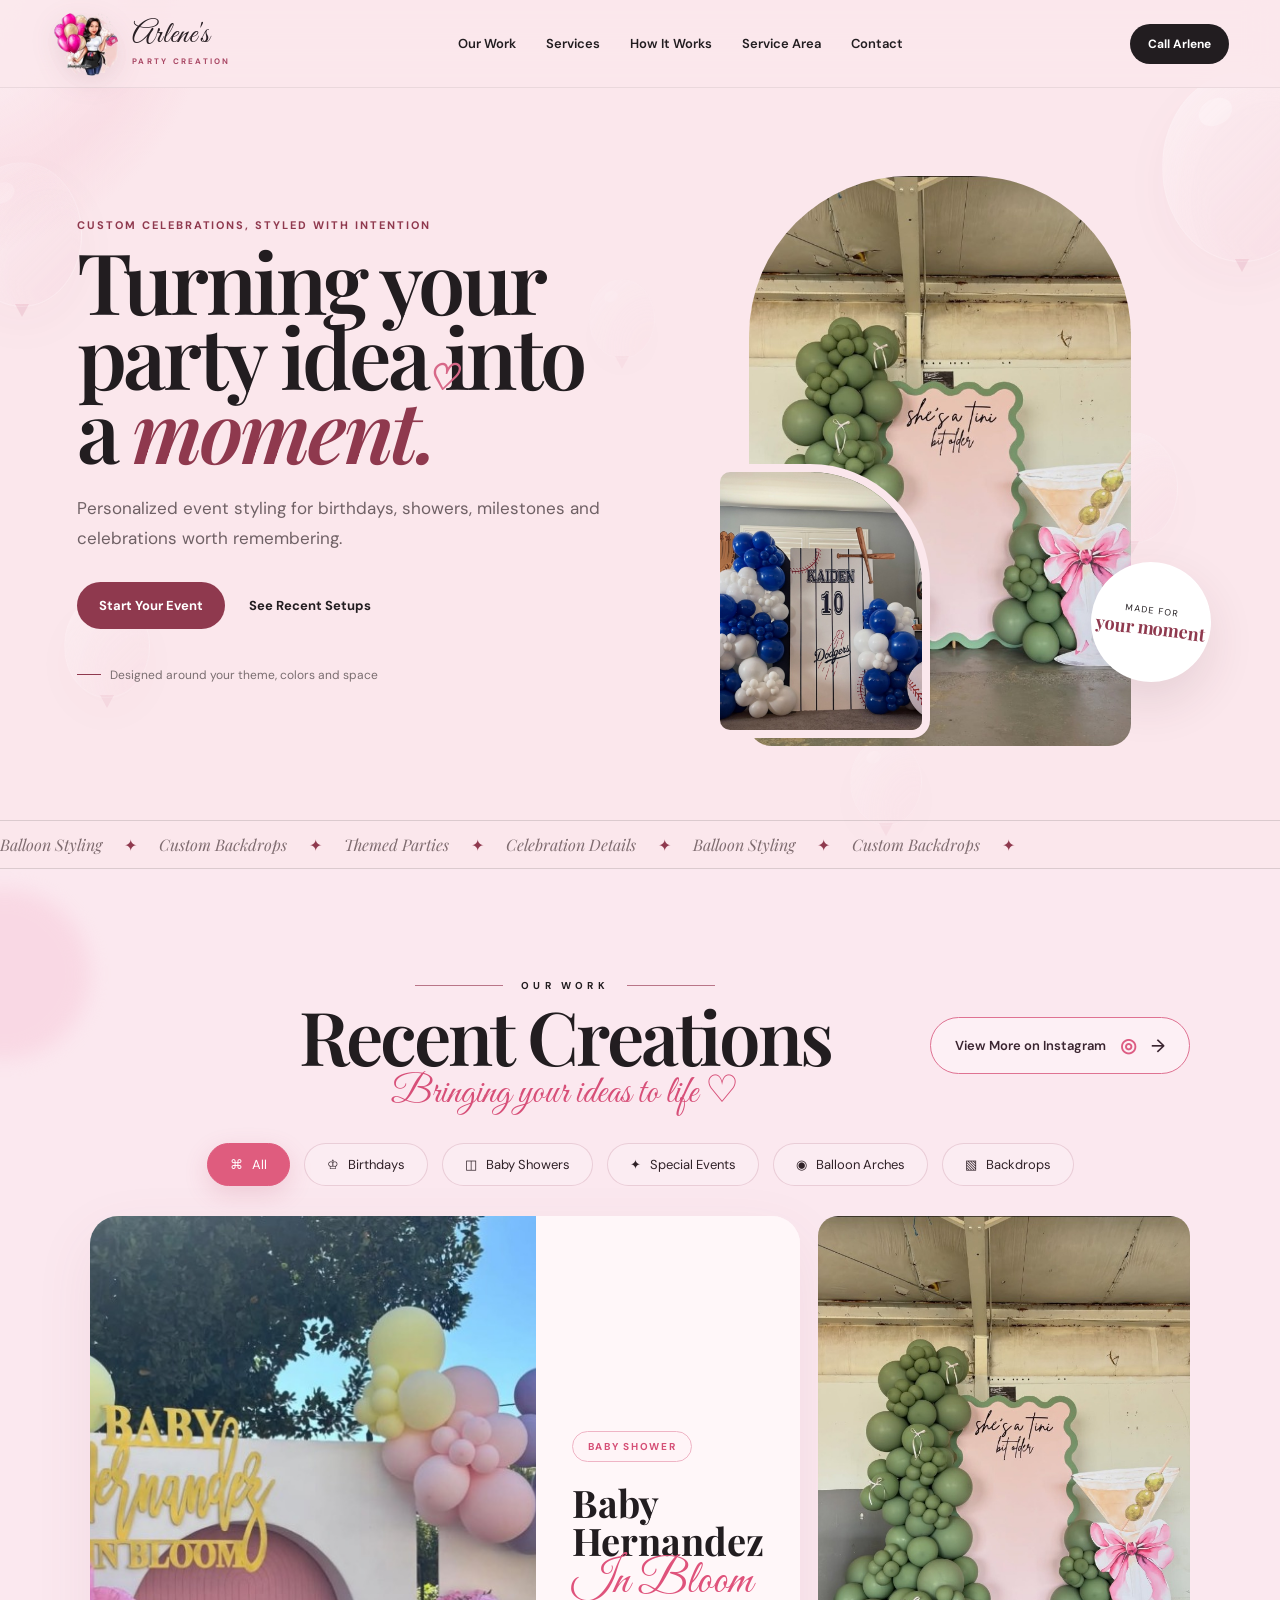
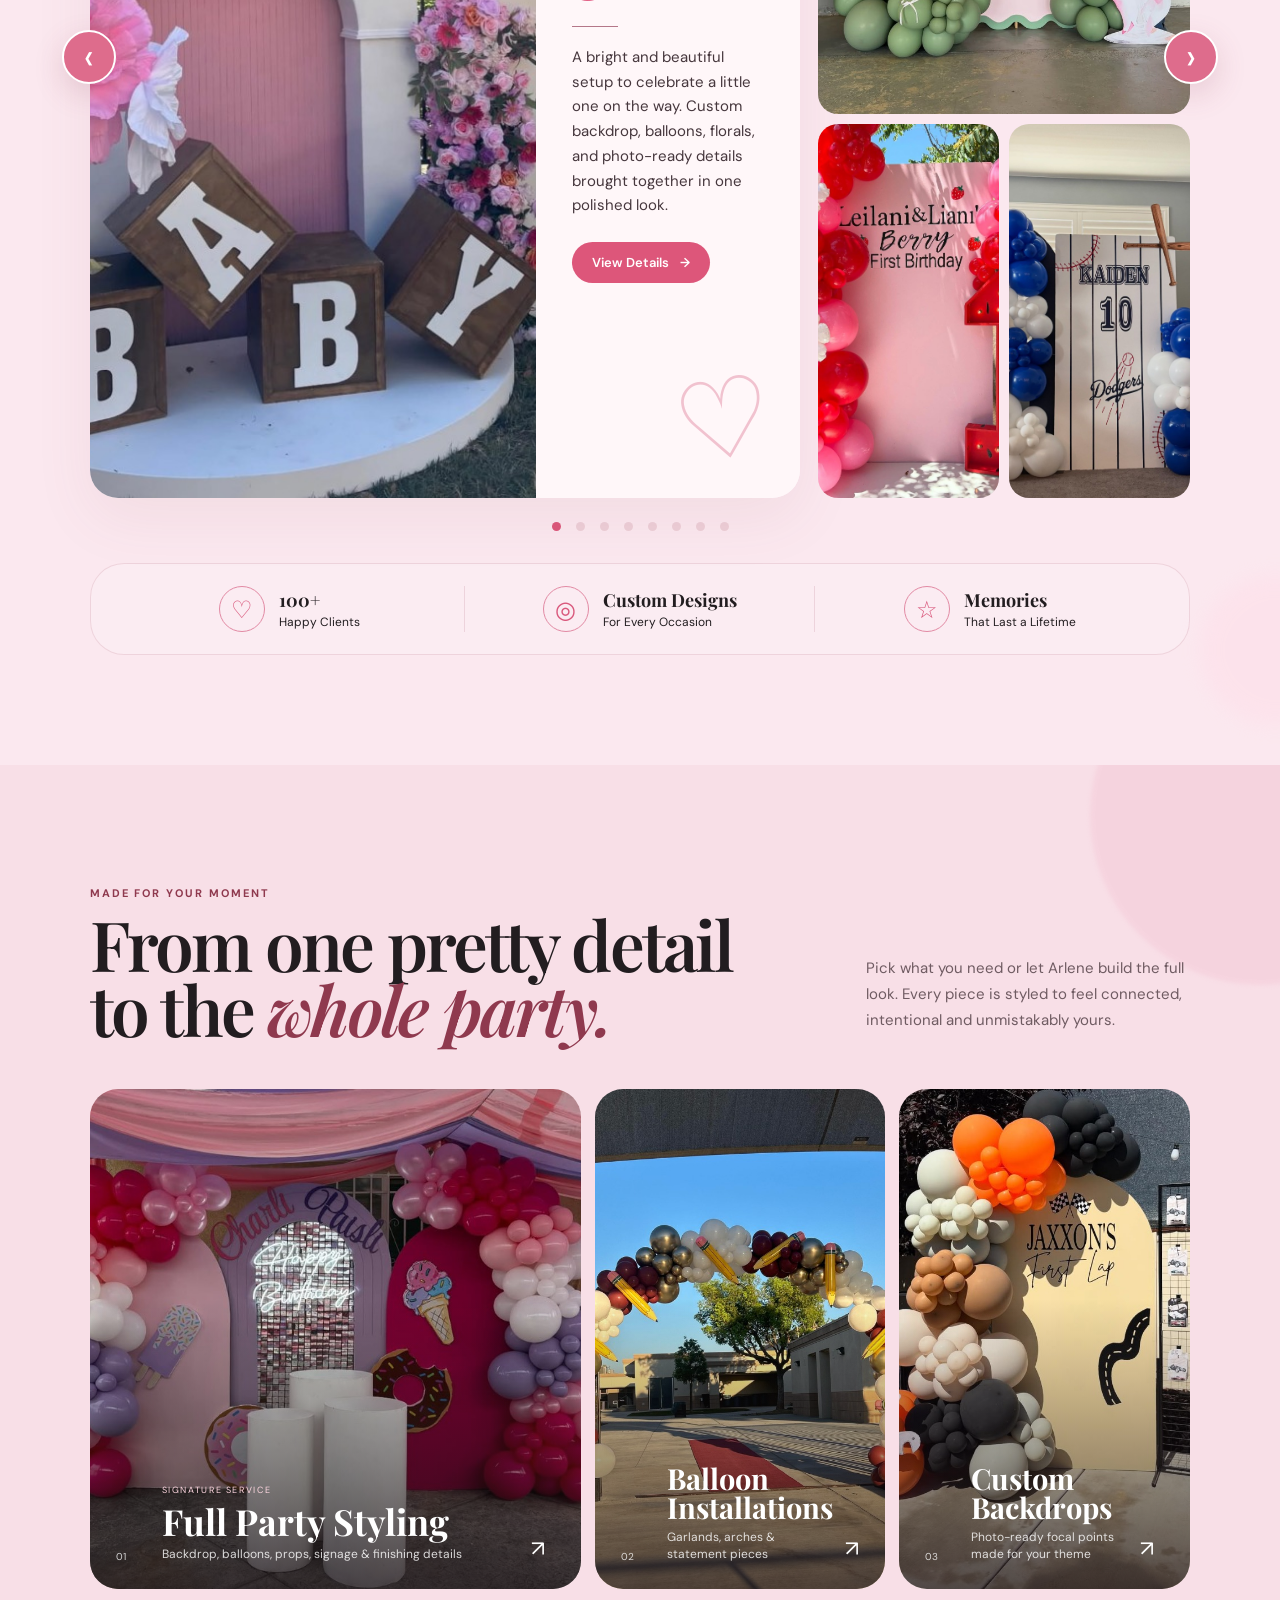
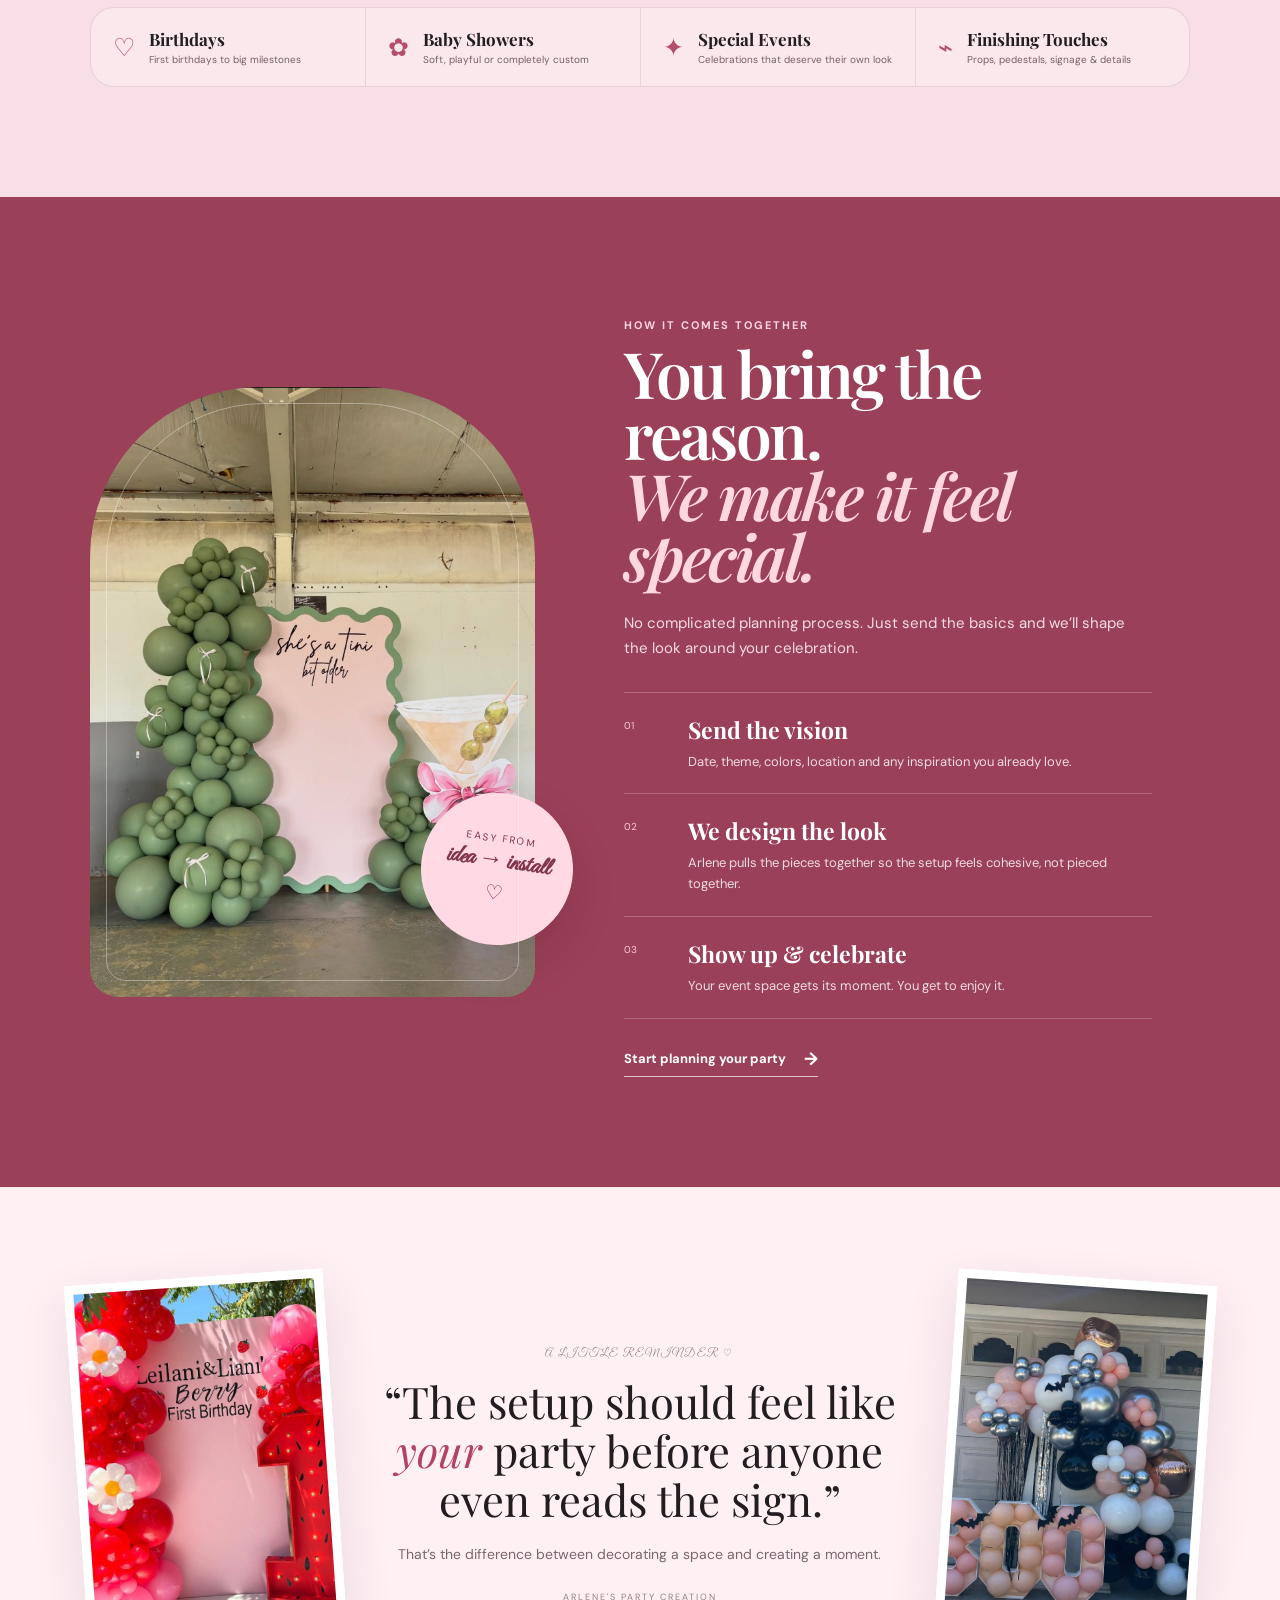
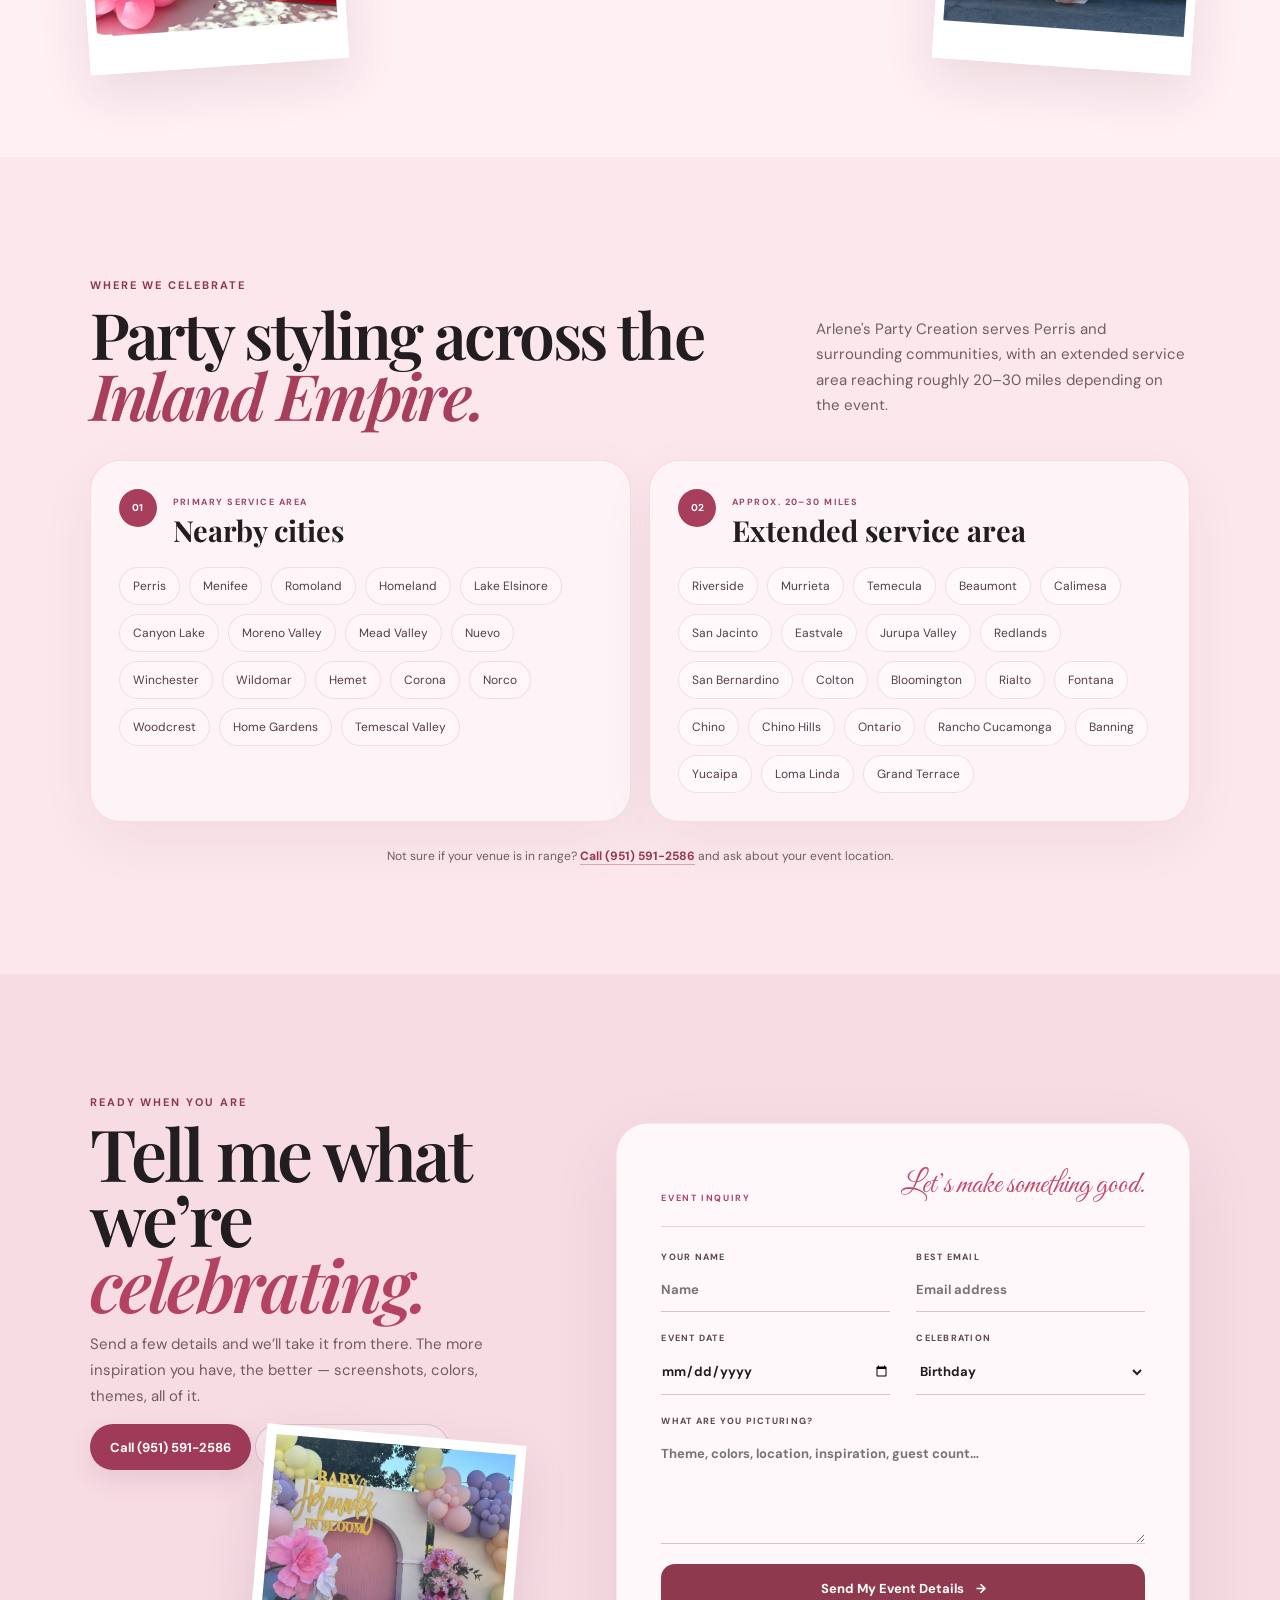
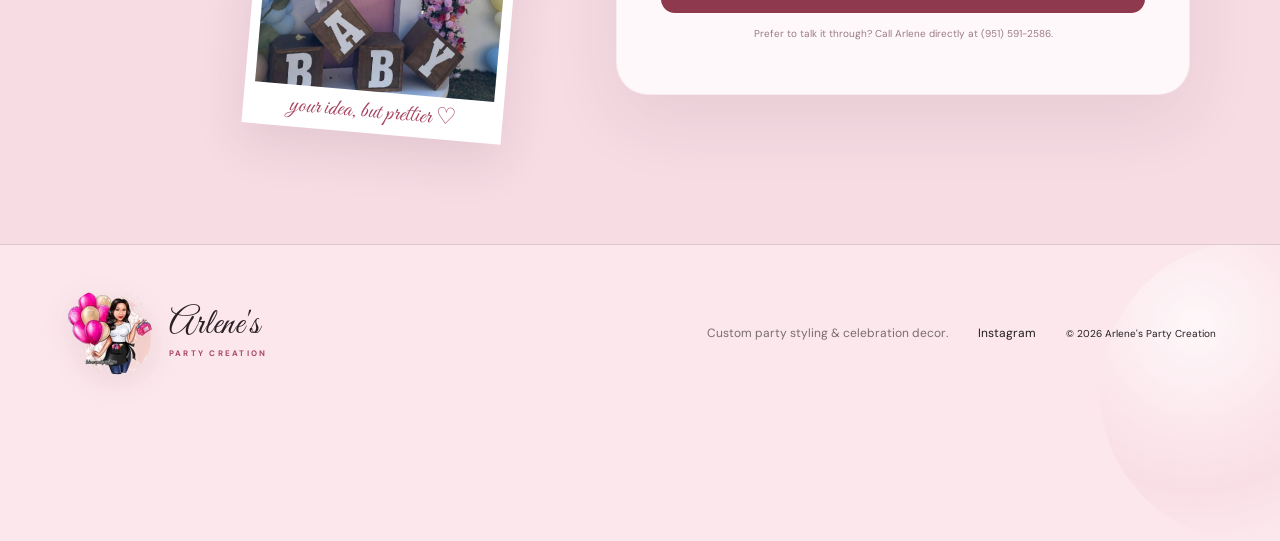
<file: index.html>
<!doctype html>
<html lang="en">
<head>
  <meta charset="utf-8" />
  <meta name="viewport" content="width=device-width, initial-scale=1" />
  <title>Arlene's Party Creation | Balloon Decor, Backdrops & Party Styling</title>
  <meta name="description" content="Arlene's Party Creation creates custom balloon styling, party backdrops, birthday decor, baby shower setups and photo-ready celebration designs tailored to your theme." />
  <meta name="keywords" content="party decor, balloon decor, balloon garlands, balloon arches, custom backdrops, birthday party decor, baby shower decor, event styling, party stylist, Arlene's Party Creation">
  <meta name="robots" content="index,follow,max-image-preview:large">
  <meta name="theme-color" content="#f8dce5">
  <meta property="og:type" content="website"><meta property="og:title" content="Arlene's Party Creation | Custom Balloon & Party Decor">
  <meta property="og:description" content="Custom balloon styling, themed backdrops and celebration setups designed around your colors, theme and occasion.">
  <meta property="og:image" content="assets/instagram-03.jpg"><meta name="twitter:card" content="summary_large_image">
  <link rel="icon" href="assets/arlene-logo.png" type="image/png">
  <link rel="preconnect" href="https://fonts.googleapis.com">
  <link rel="preconnect" href="https://fonts.gstatic.com" crossorigin>
  <link href="https://fonts.googleapis.com/css2?family=DM+Sans:wght@400;500;600;700&family=Great+Vibes&family=Playfair+Display:ital,wght@0,600;1,600&display=swap" rel="stylesheet">
  <link rel="stylesheet" href="styles.css" />
  <script type="application/ld+json">{"@context":"https://schema.org","@type":"LocalBusiness","name":"Arlene's Party Creation","description":"Custom party styling, balloon decor, themed backdrops and celebration setups.","telephone":"+1-951-591-2586","sameAs":["https://www.instagram.com/arlenespartycreation/"],"knowsAbout":["Balloon styling","Balloon arches","Custom party backdrops","Birthday party decor","Baby shower decor","Event styling"],"areaServed":[{"@type":"City","name":"Perris"},{"@type":"City","name":"Menifee"},{"@type":"City","name":"Romoland"},{"@type":"City","name":"Homeland"},{"@type":"City","name":"Lake Elsinore"},{"@type":"City","name":"Canyon Lake"},{"@type":"City","name":"Moreno Valley"},{"@type":"City","name":"Mead Valley"},{"@type":"City","name":"Nuevo"},{"@type":"City","name":"Winchester"},{"@type":"City","name":"Wildomar"},{"@type":"City","name":"Hemet"},{"@type":"City","name":"Corona"},{"@type":"City","name":"Norco"},{"@type":"City","name":"Woodcrest"},{"@type":"City","name":"Home Gardens"},{"@type":"City","name":"Temescal Valley"},{"@type":"City","name":"Riverside"},{"@type":"City","name":"Murrieta"},{"@type":"City","name":"Temecula"},{"@type":"City","name":"Beaumont"},{"@type":"City","name":"Calimesa"},{"@type":"City","name":"San Jacinto"},{"@type":"City","name":"Eastvale"},{"@type":"City","name":"Jurupa Valley"},{"@type":"City","name":"Redlands"},{"@type":"City","name":"San Bernardino"},{"@type":"City","name":"Colton"},{"@type":"City","name":"Bloomington"},{"@type":"City","name":"Rialto"},{"@type":"City","name":"Fontana"},{"@type":"City","name":"Chino"},{"@type":"City","name":"Chino Hills"},{"@type":"City","name":"Ontario"},{"@type":"City","name":"Rancho Cucamonga"},{"@type":"City","name":"Banning"},{"@type":"City","name":"Yucaipa"},{"@type":"City","name":"Loma Linda"},{"@type":"City","name":"Grand Terrace"}]}</script>
</head>
<body><div class="ambient-balloons" aria-hidden="true"><span class="ambient-balloon b1"></span><span class="ambient-balloon b2"></span><span class="ambient-balloon b3"></span><span class="ambient-balloon b4"></span><span class="ambient-balloon b5"></span><span class="ambient-balloon b6"></span></div>
  <header class="site-header" id="top">
    <a class="brand" href="#top" aria-label="Arlene's Party Creation home">
      <img class="brand-logo" src="assets/arlene-logo.png" alt="Arlene's Party Creation logo">
      <span class="brand-wordmark">
        <span class="brand-name">Arlene's</span>
        <span class="brand-subname">Party Creation</span>
      </span>
    </a>
    <nav class="desktop-nav" aria-label="Primary navigation">
      <a href="#work">Our Work</a>
      <a href="#services">Services</a>
      <a href="#process">How It Works</a>
      <a href="#service-area">Service Area</a>
      <a href="#contact">Contact</a>
    </nav>
    <a class="header-cta" href="tel:+19515912586" aria-label="Call Arlene at 951 591 2586">Call Arlene</a>
    <button class="menu-btn" aria-label="Open menu" aria-expanded="false"><span></span><span></span></button>
  </header>

  <main>
    <section class="hero">
      <div class="hero-copy reveal">
        <p class="eyebrow">Custom celebrations, styled with intention</p>
        <h1>Turning your party idea into a <em>moment.</em></h1>
        <p class="hero-lede">Personalized event styling for birthdays, showers, milestones and celebrations worth remembering.</p>
        <div class="hero-actions">
          <a class="btn primary" href="#contact">Start Your Event</a>
          <a class="btn text" href="#work">See Recent Setups</a>
        </div>
        <div class="hero-note"><span></span> Designed around your theme, colors and space</div>
      </div>

      <div class="hero-collage reveal" aria-label="Instagram work preview">
        <figure class="photo-card photo-main instagram-slot"><img src="assets/instagram-01.jpg" alt="Custom party setup by Arlene's Party Creation" loading="lazy"></figure>
        <figure class="photo-card photo-small instagram-slot"><img src="assets/instagram-02.jpg" alt="Custom party setup by Arlene's Party Creation" loading="lazy"></figure>
        <div class="floating-badge"><span>Made for</span><b>your moment</b></div>
      </div>
    </section>

    <section class="ticker" aria-label="Services overview">
      <div>Balloon Styling <i>✦</i> Custom Backdrops <i>✦</i> Themed Parties <i>✦</i> Celebration Details <i>✦</i> Balloon Styling <i>✦</i> Custom Backdrops <i>✦</i></div>
    </section>
    <section id="work" class="work showcase-section section-pad">
      <div class="showcase-top reveal">
        <div class="showcase-title-wrap">
          <div class="showcase-eyebrow"><span></span><b>OUR WORK</b><span></span></div>
          <h2>Recent Creations</h2>
          <p class="script-tagline">Bringing your ideas to life ♡</p>
        </div>
        <a class="instagram-pill" href="https://www.instagram.com/arlenespartycreation/" target="_blank" rel="noreferrer">View More on Instagram <span>◎</span> <b>→</b></a>
      </div>

      <div class="project-tabs reveal" role="tablist" aria-label="Project categories">
        <button class="project-tab active" data-filter="all">⌘ <span>All</span></button>
        <button class="project-tab" data-filter="birthday">♔ <span>Birthdays</span></button>
        <button class="project-tab" data-filter="baby">◫ <span>Baby Showers</span></button>
        <button class="project-tab" data-filter="special">✦ <span>Special Events</span></button>
        <button class="project-tab" data-filter="arches">◉ <span>Balloon Arches</span></button>
        <button class="project-tab" data-filter="backdrops">▧ <span>Backdrops</span></button>
      </div>

      <div class="project-stage reveal">
        <button class="project-arrow prev" aria-label="Previous project">‹</button>
        <div class="featured-project">
          <figure class="featured-photo"><img id="featuredImage" src="assets/instagram-03.jpg" alt="Baby Hernandez In Bloom party setup"></figure>
          <div class="featured-copy">
            <span id="featuredCategory" class="category-pill">BABY SHOWER</span>
            <h3 id="featuredTitle">Baby Hernandez</h3>
            <p id="featuredScript" class="project-script">In Bloom</p>
            <div class="mini-line"></div>
            <p id="featuredDescription" class="project-description">A bright and beautiful setup to celebrate a little one on the way. Custom backdrop, balloons, florals, and photo-ready details brought together in one polished look.</p>
            <a class="details-btn" href="https://www.instagram.com/arlenespartycreation/" target="_blank" rel="noreferrer">View Details <span>→</span></a>
            <div class="heart-doodle">♡</div>
          </div>
        </div>

        <div class="side-gallery">
          <button class="side-card large" data-index="1"><img src="assets/instagram-01.jpg" alt="Martini themed setup"></button>
          <div class="side-row">
            <button class="side-card" data-index="2"><img src="assets/instagram-05.jpg" alt="Berry first birthday setup"></button>
            <button class="side-card" data-index="3"><img src="assets/instagram-02.jpg" alt="Dodgers birthday setup"></button>
          </div>
        </div>
        <button class="project-arrow next" aria-label="Next project">›</button>
      </div>

      <div class="project-dots reveal" aria-label="Project slider pagination"></div>

      <div class="showcase-stats reveal">
        <div class="showcase-stat"><span class="stat-icon">♡</span><div><b>100+</b><small>Happy Clients</small></div></div>
        <div class="showcase-stat"><span class="stat-icon">◎</span><div><b>Custom Designs</b><small>For Every Occasion</small></div></div>
        <div class="showcase-stat"><span class="stat-icon">☆</span><div><b>Memories</b><small>That Last a Lifetime</small></div></div>
      </div>
    </section>

    <section id="services" class="services services-editorial section-pad">
      <div class="services-intro reveal">
        <div>
          <p class="section-kicker">Made for your moment</p>
          <h2>From one pretty detail<br>to the <em>whole party.</em></h2>
        </div>
        <p class="services-lede">Pick what you need or let Arlene build the full look. Every piece is styled to feel connected, intentional and unmistakably yours.</p>
      </div>

      <div class="service-feature-grid">
        <article class="service-feature large reveal">
          <img src="assets/instagram-06.jpg" alt="Pink and purple custom birthday backdrop with balloon garlands">
          <div class="service-overlay">
            <span>01</span>
            <div><p>Signature service</p><h3>Full Party Styling</h3><small>Backdrop, balloons, props, signage & finishing details</small></div>
            <b>↗</b>
          </div>
        </article>
        <article class="service-feature reveal">
          <img src="assets/instagram-07.jpg" alt="School event balloon arch by Arlene's Party Creation">
          <div class="service-overlay"><span>02</span><div><h3>Balloon Installations</h3><small>Garlands, arches & statement pieces</small></div><b>↗</b></div>
        </article>
        <article class="service-feature reveal">
          <img src="assets/instagram-04.jpg" alt="Race car themed custom party backdrop">
          <div class="service-overlay"><span>03</span><div><h3>Custom Backdrops</h3><small>Photo-ready focal points made for your theme</small></div><b>↗</b></div>
        </article>
      </div>

      <div class="service-mini-row reveal">
        <div><span>♡</span><p><b>Birthdays</b><small>First birthdays to big milestones</small></p></div>
        <div><span>✿</span><p><b>Baby Showers</b><small>Soft, playful or completely custom</small></p></div>
        <div><span>✦</span><p><b>Special Events</b><small>Celebrations that deserve their own look</small></p></div>
        <div><span>⌁</span><p><b>Finishing Touches</b><small>Props, pedestals, signage & details</small></p></div>
      </div>
    </section>

    <section id="process" class="process process-editorial section-pad">
      <div class="process-visual reveal">
        <img src="assets/instagram-01.jpg" alt="Custom martini themed party backdrop with green balloons">
        <div class="process-sticker"><span>easy from</span><b>idea → install</b><i>♡</i></div>
      </div>
      <div class="process-content reveal">
        <p class="section-kicker">How it comes together</p>
        <h2>You bring the reason.<br><em>We make it feel special.</em></h2>
        <p class="process-lede">No complicated planning process. Just send the basics and we’ll shape the look around your celebration.</p>
        <ol class="process-steps">
          <li><span>01</span><div><b>Send the vision</b><p>Date, theme, colors, location and any inspiration you already love.</p></div></li>
          <li><span>02</span><div><b>We design the look</b><p>Arlene pulls the pieces together so the setup feels cohesive, not pieced together.</p></div></li>
          <li><span>03</span><div><b>Show up & celebrate</b><p>Your event space gets its moment. You get to enjoy it.</p></div></li>
        </ol>
        <a href="#contact" class="process-link">Start planning your party <span>→</span></a>
      </div>
    </section>

    <section class="social-proof social-editorial reveal">
      <div class="quote-photo"><img src="assets/instagram-05.jpg" alt="Berry first birthday party setup"></div>
      <div class="quote-copy">
        <span class="quote-scribble">a little reminder ♡</span>
        <blockquote>“The setup should feel like <em>your</em> party before anyone even reads the sign.”</blockquote>
        <p>That’s the difference between decorating a space and creating a moment.</p>
        <small>Arlene's Party Creation</small>
      </div>
      <div class="quote-photo second"><img src="assets/instagram-08.jpg" alt="Boo themed balloon arrangement"></div>
    </section>

    <section id="service-area" class="service-area section-pad">
      <div class="service-area-head reveal">
        <div>
          <p class="section-kicker">Where we celebrate</p>
          <h2>Party styling across the <em>Inland Empire.</em></h2>
        </div>
        <p>Arlene's Party Creation serves Perris and surrounding communities, with an extended service area reaching roughly 20–30 miles depending on the event.</p>
      </div>
      <div class="service-area-grid reveal">
        <article class="area-card primary-area">
          <div class="area-card-title"><span>01</span><div><small>Primary service area</small><h3>Nearby cities</h3></div></div>
          <div class="city-cloud">
            <span>Perris</span><span>Menifee</span><span>Romoland</span><span>Homeland</span><span>Lake Elsinore</span><span>Canyon Lake</span><span>Moreno Valley</span><span>Mead Valley</span><span>Nuevo</span><span>Winchester</span><span>Wildomar</span><span>Hemet</span><span>Corona</span><span>Norco</span><span>Woodcrest</span><span>Home Gardens</span><span>Temescal Valley</span>
          </div>
        </article>
        <article class="area-card extended-area">
          <div class="area-card-title"><span>02</span><div><small>Approx. 20–30 miles</small><h3>Extended service area</h3></div></div>
          <div class="city-cloud">
            <span>Riverside</span><span>Murrieta</span><span>Temecula</span><span>Beaumont</span><span>Calimesa</span><span>San Jacinto</span><span>Eastvale</span><span>Jurupa Valley</span><span>Redlands</span><span>San Bernardino</span><span>Colton</span><span>Bloomington</span><span>Rialto</span><span>Fontana</span><span>Chino</span><span>Chino Hills</span><span>Ontario</span><span>Rancho Cucamonga</span><span>Banning</span><span>Yucaipa</span><span>Loma Linda</span><span>Grand Terrace</span>
          </div>
        </article>
      </div>
      <p class="area-note reveal">Not sure if your venue is in range? <a href="tel:+19515912586">Call (951) 591-2586</a> and ask about your event location.</p>
    </section>

    <section id="contact" class="contact contact-editorial section-pad">
      <div class="contact-side reveal">
        <p class="section-kicker">Ready when you are</p>
        <h2>Tell me what<br>we’re <em>celebrating.</em></h2>
        <p>Send a few details and we’ll take it from there. The more inspiration you have, the better — screenshots, colors, themes, all of it.</p>
        <div class="contact-direct-actions">
          <a class="call-link" href="tel:+19515912586">Call (951) 591-2586</a>
          <a class="instagram-link" href="https://www.instagram.com/arlenespartycreation/" target="_blank" rel="noreferrer">DM Arlene on Instagram</a>
        </div>
        <div class="contact-polaroid">
          <img src="assets/instagram-03.jpg" alt="Baby shower setup by Arlene's Party Creation">
          <span>your idea, but prettier ♡</span>
        </div>
      </div>
      <form class="contact-form contact-form-editorial reveal" onsubmit="return handleSubmit(event)">
        <div class="form-heading"><span>Event inquiry</span><b>Let’s make something good.</b></div>
        <div class="field-pair">
          <label>Your name<input required name="name" autocomplete="name" placeholder="Name"></label>
          <label>Best email<input required type="email" name="email" autocomplete="email" placeholder="Email address"></label>
        </div>
        <div class="field-pair">
          <label>Event date<input type="date" name="date"></label>
          <label>Celebration<select name="event"><option>Birthday</option><option>Baby shower</option><option>Bridal shower</option><option>Graduation</option><option>Anniversary</option><option>Other celebration</option></select></label>
        </div>
        <label>What are you picturing?<textarea name="message" rows="5" placeholder="Theme, colors, location, inspiration, guest count…"></textarea></label>
        <button class="btn primary submit" type="submit">Send My Event Details <span>→</span></button>
        <p class="form-note">Prefer to talk it through? Call Arlene directly at (951) 591-2586.</p>
        <p class="form-status" role="status"></p>
      </form>
    </section>
  </main>

  <footer>
    <div class="footer-brand">
      <img class="footer-logo" src="assets/arlene-logo.png" alt="Arlene's Party Creation logo">
      <span class="footer-wordmark">
        <span class="footer-brand-name">Arlene's</span>
        <span class="footer-brand-subname">Party Creation</span>
      </span>
    </div><p>Custom party styling & celebration decor.</p>
    <a href="https://www.instagram.com/arlenespartycreation/" target="_blank" rel="noreferrer">Instagram</a>
    <small>© <span id="year"></span> Arlene's Party Creation</small>
  </footer>


  <a class="mobile-call-cta" href="tel:+19515912586" aria-label="Call Arlene's Party Creation at 951-591-2586">
    <span>Start Your Party</span>
    <small>Call Arlene</small>
  </a>

  <script src="script.js"></script>
</body>
</html>
</file>
<file: styles.css>
:root{--ink:#221d20;--cream:#fbe7ec;--soft:#f6dce4;--rose:#d98d8d;--berry:#8f394e;--peach:#f2c6a8;--line:rgba(34,29,32,.14)}*{box-sizing:border-box}html{scroll-behavior:smooth}body{margin:0;background:var(--cream);color:var(--ink);font-family:"DM Sans",sans-serif}a{color:inherit;text-decoration:none}.site-header{height:88px;display:flex;align-items:center;justify-content:space-between;padding:0 4vw;position:sticky;top:0;z-index:50;background:rgba(255,249,244,.88);backdrop-filter:blur(16px);border-bottom:1px solid rgba(34,29,32,.08)}.brand,.footer-brand{display:flex;align-items:center;gap:12px}.brand-mark{width:42px;height:42px;border:1.5px solid var(--berry);border-radius:50%;display:grid;place-items:center;font-family:"Playfair Display",serif;font-style:italic;color:var(--berry)}.brand-copy,.footer-brand div{display:flex;flex-direction:column;line-height:1}.brand-copy b,.footer-brand b{font-family:"Playfair Display",serif;font-size:20px}.brand-copy small,.footer-brand small{font-size:9px;text-transform:uppercase;letter-spacing:.2em;margin-top:5px}.desktop-nav{display:flex;gap:30px;font-size:13px;font-weight:600}.desktop-nav a{position:relative}.desktop-nav a:after{content:"";height:1px;background:var(--berry);position:absolute;left:0;right:100%;bottom:-6px;transition:.25s}.desktop-nav a:hover:after{right:0}.header-cta{background:var(--ink);color:white;padding:12px 18px;border-radius:999px;font-size:12px;font-weight:700}.menu-btn{display:none;background:none;border:0}.hero{min-height:720px;display:grid;grid-template-columns:1fr 1fr;gap:5vw;align-items:center;padding:72px 6vw 90px;overflow:hidden}.eyebrow,.section-kicker{text-transform:uppercase;letter-spacing:.18em;font-size:11px;font-weight:700;color:var(--berry)}h1,h2{font-family:"Playfair Display",serif;font-weight:600;letter-spacing:-.04em;margin:0}h1{font-size:clamp(54px,6.6vw,108px);line-height:.88;max-width:720px}h1 em,h2 em{font-weight:600;color:var(--berry)}.hero-lede{font-size:17px;line-height:1.75;max-width:530px;color:#6f6165;margin:28px 0}.hero-actions{display:flex;align-items:center;gap:24px}.btn{display:inline-flex;align-items:center;justify-content:center;border:0;cursor:pointer;font:inherit}.btn.primary{background:var(--berry);color:#fff;padding:15px 22px;border-radius:999px;font-size:13px;font-weight:700}.btn.text{font-size:13px;font-weight:700}.btn.text span{font-size:18px;margin-left:8px}.hero-note{margin-top:38px;font-size:12px;color:#7a6e70;display:flex;align-items:center;gap:9px}.hero-note span{width:24px;height:1px;background:var(--berry)}.hero-collage{height:570px;position:relative}.photo-card,.gallery-item{overflow:hidden;background:linear-gradient(135deg,#f5dfd5,#ead2da);border-radius:160px 160px 22px 22px}.photo-card img,.gallery-item img{width:100%;height:100%;object-fit:cover;display:block}.photo-main{width:72%;height:100%;position:absolute;right:6%;top:0}.photo-small{width:41%;height:48%;position:absolute;left:0;bottom:-24px;border-radius:18px 120px 18px 18px;border:8px solid var(--cream)}.floating-badge{position:absolute;right:-8px;bottom:48px;width:120px;height:120px;background:#fff;border-radius:50%;display:flex;flex-direction:column;align-items:center;justify-content:center;text-align:center;box-shadow:0 20px 50px rgba(77,40,50,.12);transform:rotate(7deg)}.floating-badge span{font-size:9px;text-transform:uppercase;letter-spacing:.15em}.floating-badge b{font-family:"Playfair Display";color:var(--berry);font-size:18px}.photo-placeholder{width:100%;height:100%;display:grid;place-content:center;text-align:center;padding:24px;color:#8e6c70;background:linear-gradient(140deg,rgba(255,255,255,.15),rgba(143,57,78,.09));border:1px dashed rgba(143,57,78,.22)}.photo-placeholder strong{font-family:"Playfair Display";font-size:22px}.photo-placeholder span{font-size:10px;margin-top:7px;line-height:1.5}.ticker{overflow:hidden;border-block:1px solid var(--line);padding:13px 0;white-space:nowrap;color:#7f6c70;font-family:"Playfair Display";font-style:italic}.ticker div{width:max-content;animation:ticker 28s linear infinite}.ticker i{color:var(--berry);padding:0 18px;font-style:normal}@keyframes ticker{to{transform:translateX(-50%)}}.section-pad{padding:110px 7vw}.intro{text-align:center;max-width:1100px;margin:auto}.intro h2,.section-head h2,.process h2,.contact h2{font-size:clamp(42px,5vw,72px);line-height:1.02}.intro>p:last-child{max-width:620px;margin:28px auto 0;color:#74676a;line-height:1.7}
.work{background:#fbe8ef}.showcase-section{position:relative;overflow:hidden}.showcase-section:before,.showcase-section:after{content:"";position:absolute;border-radius:50%;filter:blur(10px);opacity:.45;pointer-events:none}.showcase-section:before{width:170px;height:170px;background:#f7c6d7;left:-80px;top:20px}.showcase-section:after{width:150px;height:150px;background:#ffdce7;right:-70px;bottom:40px}.showcase-top{display:flex;justify-content:space-between;align-items:center;gap:30px;margin-bottom:30px}.showcase-title-wrap{text-align:center;flex:1;transform:translateX(70px)}.showcase-eyebrow{display:flex;align-items:center;justify-content:center;gap:18px;font-size:10px;letter-spacing:.42em}.showcase-eyebrow span{width:88px;height:1px;background:#b97588}.showcase-title-wrap h2{font-size:clamp(48px,5.8vw,86px);line-height:.92;margin-top:10px}.script-tagline{font-family:"Great Vibes",cursive;color:#d74f78;font-size:clamp(30px,3vw,48px);margin:4px 0 0;line-height:1}.instagram-pill{border:1px solid #df7292;border-radius:999px;padding:15px 24px;display:flex;align-items:center;gap:14px;font-size:13px;font-weight:600;color:#3a2530;background:rgba(255,255,255,.34);white-space:nowrap;transition:.2s}.instagram-pill:hover{background:white;transform:translateY(-2px)}.instagram-pill span{font-size:19px;color:#dd5c83}.instagram-pill b{font-size:18px;font-weight:500}.project-tabs{display:flex;gap:14px;justify-content:center;flex-wrap:wrap;margin:18px auto 30px}.project-tab{border:1px solid rgba(170,93,118,.22);background:rgba(255,255,255,.2);border-radius:999px;padding:12px 22px;font:inherit;font-size:13px;cursor:pointer;display:flex;align-items:center;gap:9px;color:#2f2127;transition:.2s}.project-tab.active{background:#df5c7e;color:#fff;border-color:#df5c7e;box-shadow:0 8px 24px rgba(190,74,108,.18)}.project-stage{position:relative;display:grid;grid-template-columns:2fr 1.05fr;gap:18px;align-items:stretch}.featured-project{display:grid;grid-template-columns:1.35fr .72fr;background:rgba(255,255,255,.58);border-radius:28px;overflow:hidden;box-shadow:0 20px 60px rgba(142,74,94,.08)}.featured-photo{margin:0;min-height:530px;overflow:hidden}.featured-photo img{width:100%;height:100%;object-fit:cover;display:block;transition:opacity .22s ease,transform .35s ease}.featured-photo img.swap{opacity:.1;transform:scale(1.02)}.featured-copy{position:relative;padding:42px 36px;display:flex;flex-direction:column;align-items:flex-start;justify-content:center;background:rgba(255,248,250,.9)}.category-pill{font-size:10px;font-weight:700;letter-spacing:.17em;color:#d54f76;border:1px solid #efb4c5;border-radius:999px;padding:8px 15px;background:#fff4f7}.featured-copy h3{font-family:"Playfair Display",serif;font-size:38px;line-height:1;margin:22px 0 0}.project-script{font-family:"Great Vibes",cursive;color:#df527b;font-size:46px;line-height:.95;margin:0 0 14px}.mini-line{width:46px;height:1px;background:#b47789;margin:8px 0 18px}.project-description{font-size:15px;line-height:1.65;color:#46373d;margin:0 0 24px;max-width:300px}.details-btn{background:#dd567a;color:#fff;border-radius:999px;padding:12px 20px;font-size:13px;font-weight:600}.details-btn span{margin-left:8px}.heart-doodle{position:absolute;right:24px;bottom:10px;font-family:"Great Vibes",cursive;font-size:110px;line-height:1;color:#f1c2cf;transform:rotate(-10deg);font-weight:400}.side-gallery{display:grid;grid-template-rows:1.2fr .9fr;gap:10px}.side-row{display:grid;grid-template-columns:1fr 1fr;gap:10px}.side-card{padding:0;border:0;border-radius:20px;overflow:hidden;cursor:pointer;background:#f1ccd7;min-height:0}.side-card img{width:100%;height:100%;object-fit:cover;display:block;transition:transform .35s ease}.side-card:hover img{transform:scale(1.035)}.project-arrow{position:absolute;top:50%;transform:translateY(-50%);z-index:4;border:2px solid #fff;background:#de6c8c;color:white;width:54px;height:54px;border-radius:50%;font:inherit;font-size:38px;line-height:1;display:grid;place-items:center;cursor:pointer;box-shadow:0 10px 30px rgba(144,65,89,.18)}.project-arrow.prev{left:-28px}.project-arrow.next{right:-28px}.project-dots{display:flex;justify-content:center;gap:15px;margin:24px 0 32px}.project-dots button{width:9px;height:9px;border:0;border-radius:50%;background:#edced7;padding:0;cursor:pointer}.project-dots button.active{background:#dc567a}.showcase-stats{border:1px solid rgba(178,101,124,.18);border-radius:34px;padding:22px 34px;display:grid;grid-template-columns:repeat(3,1fr);gap:20px;background:rgba(255,255,255,.18)}.showcase-stat{display:flex;align-items:center;justify-content:center;gap:14px;position:relative}.showcase-stat:not(:last-child):after{content:"";position:absolute;right:-10px;width:1px;height:46px;background:rgba(178,101,124,.18)}.stat-icon{width:46px;height:46px;border:1px solid #e28aa4;border-radius:50%;display:grid;place-items:center;color:#d9587c;font-size:24px}.showcase-stat div{display:flex;flex-direction:column}.showcase-stat b{font-family:"Playfair Display",serif;font-size:18px}.showcase-stat small{font-size:12px;margin-top:2px}.services{background:var(--soft)}.service-list{border-top:1px solid var(--line)}.service-row{display:grid;grid-template-columns:60px 1.1fr 1.5fr 30px;gap:24px;align-items:center;border-bottom:1px solid var(--line);padding:28px 4px}.service-row span{font-size:10px;color:var(--berry);font-weight:700}.service-row h3{font-family:"Playfair Display";font-size:27px;margin:0}.service-row p{color:#736669;line-height:1.6;margin:0;font-size:14px}.service-row>b{font-size:20px}.process{background:var(--berry);color:#fff}.process-card{display:grid;grid-template-columns:1fr 1fr;gap:9vw}.process .section-kicker{color:#f5c7c8}.process h2 em{color:#ffd8cf}.process ol{list-style:none;padding:0;margin:0}.process li{display:flex;gap:24px;padding:24px 0;border-bottom:1px solid rgba(255,255,255,.2)}.process li>span{font-size:10px;color:#f4c0c3}.process li b{font-family:"Playfair Display";font-size:23px}.process li p{margin:7px 0 0;color:#eddcdf;font-size:13px;line-height:1.6}.social-proof{text-align:center;background:#fdf1f4}.quote-mark{font-family:"Playfair Display";font-size:70px;color:var(--peach);height:55px}.quote{font-family:"Playfair Display";font-style:italic;font-size:clamp(30px,4vw,54px);max-width:900px;margin:15px auto 24px}.social-proof span{text-transform:uppercase;letter-spacing:.2em;font-size:10px;color:#8a777b}.contact{display:grid;grid-template-columns:.8fr 1.2fr;gap:10vw;align-items:start}.contact-copy>p:not(.section-kicker){color:#736669;line-height:1.7;max-width:470px}.instagram-link{display:inline-flex;gap:22px;margin-top:15px;font-weight:700;border-bottom:1px solid var(--ink);padding-bottom:6px}.contact-form{background:#fff;padding:32px;border-radius:24px;box-shadow:0 25px 80px rgba(77,40,50,.08)}label{display:block;font-size:11px;font-weight:700;text-transform:uppercase;letter-spacing:.08em;margin-bottom:20px}input,select,textarea{display:block;width:100%;border:0;border-bottom:1px solid #d6c8cb;background:transparent;padding:12px 0;font:inherit;font-size:14px;outline:none;color:var(--ink);margin-top:6px}textarea{resize:vertical}.form-row{display:grid;grid-template-columns:1fr 1fr;gap:24px}.submit{width:100%;margin-top:5px}.form-status{text-align:center;font-size:12px;color:var(--berry)}footer{padding:42px 5vw;border-top:1px solid var(--line);display:grid;grid-template-columns:1fr auto auto auto;align-items:center;gap:30px;font-size:12px}footer p{color:#796d70}.reveal{opacity:0;transform:translateY(18px);transition:opacity .7s ease,transform .7s ease}.reveal.visible{opacity:1;transform:none}@media(max-width:900px){.desktop-nav,.header-cta{display:none}.menu-btn{display:flex;width:38px;height:38px;flex-direction:column;justify-content:center;gap:6px}.menu-btn span{display:block;height:1px;background:var(--ink);width:23px}.site-header.menu-open .desktop-nav{position:absolute;display:flex;flex-direction:column;top:88px;left:0;right:0;background:var(--cream);padding:28px 5vw;border-bottom:1px solid var(--line)}.hero{grid-template-columns:1fr;padding-top:55px}.hero-collage{height:520px;margin-top:10px}.section-pad{padding:80px 6vw}.masonry-grid{grid-template-columns:1fr 1fr;grid-auto-rows:210px}.gallery-item.wide{grid-column:span 1}.service-row{grid-template-columns:42px 1fr 24px}.service-row p{grid-column:2/4;margin-top:-12px}.process-card,.contact{grid-template-columns:1fr;gap:50px}footer{grid-template-columns:1fr 1fr}footer p{grid-column:1/3}}@media(max-width:560px){.site-header{height:74px;padding:0 18px}.brand-mark{width:37px;height:37px}.brand-copy b{font-size:17px}.brand-copy small{font-size:8px}.site-header.menu-open .desktop-nav{top:74px}.hero{padding:40px 20px 72px;min-height:auto}.hero h1{font-size:56px}.hero-lede{font-size:15px}.hero-actions{align-items:flex-start;flex-direction:column;gap:16px}.hero-collage{height:420px}.photo-main{width:83%;right:0}.photo-small{width:46%;height:42%}.floating-badge{width:96px;height:96px;right:-4px;bottom:30px}.floating-badge b{font-size:15px}.section-pad{padding:68px 20px}.section-head{align-items:flex-start;gap:20px;flex-direction:column}.masonry-grid{grid-template-columns:1fr;grid-auto-rows:330px}.gallery-item.tall{grid-row:span 1}.service-row{padding:24px 0}.service-row h3{font-size:23px}.form-row{grid-template-columns:1fr}.contact-form{padding:24px 20px;border-radius:16px}footer{padding:35px 20px;grid-template-columns:1fr;gap:14px}footer p{grid-column:auto}.ticker div{animation-duration:20s}}

@media(max-width:1100px){.showcase-title-wrap{transform:none}.showcase-top{flex-direction:column}.project-stage{grid-template-columns:1fr}.side-gallery{grid-template-columns:1.2fr 1fr;grid-template-rows:none;height:320px}.side-row{grid-template-columns:1fr 1fr}.project-arrow.prev{left:-18px}.project-arrow.next{right:-18px}}
@media(max-width:760px){.showcase-section{padding-left:18px;padding-right:18px}.showcase-title-wrap h2{font-size:52px}.script-tagline{font-size:34px}.showcase-eyebrow span{width:46px}.project-tabs{justify-content:flex-start;flex-wrap:nowrap;overflow-x:auto;padding-bottom:6px}.project-tab{flex:0 0 auto;padding:10px 16px}.featured-project{grid-template-columns:1fr}.featured-photo{min-height:420px}.featured-copy{padding:28px 24px 36px}.featured-copy h3{font-size:34px}.project-script{font-size:42px}.heart-doodle{font-size:80px}.side-gallery{height:240px}.project-arrow{width:44px;height:44px;font-size:30px}.project-arrow.prev{left:-8px}.project-arrow.next{right:-8px}.showcase-stats{grid-template-columns:1fr;padding:20px}.showcase-stat{justify-content:flex-start}.showcase-stat:not(:last-child):after{display:none}}
@media(max-width:520px){.featured-photo{min-height:330px}.side-gallery{grid-template-columns:1fr;height:auto}.side-gallery>.large{height:220px}.side-row{height:180px}.instagram-pill{padding:13px 18px}.showcase-top{align-items:stretch}.showcase-title-wrap{text-align:left}.showcase-eyebrow{justify-content:flex-start}.showcase-title-wrap h2{font-size:48px}.project-description{font-size:14px}.project-arrow{display:none}}

/* --- Editorial service/process/contact refresh --- */
.services-editorial{background:#f8dfe7;position:relative;overflow:hidden}
.services-editorial:before{content:"";position:absolute;width:340px;height:340px;border-radius:50%;background:#f4c9d7;filter:blur(2px);right:-150px;top:-120px;opacity:.5}
.services-intro{display:grid;grid-template-columns:1.35fr .65fr;gap:8vw;align-items:end;margin-bottom:48px;position:relative;z-index:1}.services-intro h2{font-size:clamp(48px,5.4vw,82px);line-height:.94}.services-lede{font-size:15px;line-height:1.75;color:#6f5b62;max-width:460px;margin:0 0 8px}
.service-feature-grid{display:grid;grid-template-columns:1.35fr .8fr .8fr;gap:14px;height:500px}.service-feature{position:relative;border-radius:28px;overflow:hidden;min-width:0;background:#e6becb}.service-feature img{width:100%;height:100%;object-fit:cover;display:block;transition:transform .6s cubic-bezier(.2,.65,.25,1)}.service-feature:hover img{transform:scale(1.045)}.service-feature:after{content:"";position:absolute;inset:0;background:linear-gradient(to top,rgba(24,14,18,.72),rgba(24,14,18,0) 58%)}.service-overlay{position:absolute;left:0;right:0;bottom:0;z-index:2;padding:26px;color:white;display:grid;grid-template-columns:34px 1fr 24px;gap:12px;align-items:end}.service-overlay>span{font-size:10px;opacity:.8}.service-overlay p{margin:0 0 7px;font-size:9px;text-transform:uppercase;letter-spacing:.18em;color:#ffd7e1}.service-overlay h3{font-family:"Playfair Display",serif;font-size:29px;line-height:1;margin:0}.service-feature.large h3{font-size:36px}.service-overlay small{display:block;margin-top:7px;font-size:12px;line-height:1.45;color:rgba(255,255,255,.82)}.service-overlay>b{font-size:22px;font-weight:400}.service-mini-row{display:grid;grid-template-columns:repeat(4,1fr);margin-top:18px;border:1px solid rgba(104,54,68,.12);border-radius:24px;background:rgba(255,255,255,.28);overflow:hidden}.service-mini-row>div{display:flex;align-items:center;gap:14px;padding:20px 22px}.service-mini-row>div+div{border-left:1px solid rgba(104,54,68,.12)}.service-mini-row>div>span{font-size:25px;color:#b44d6a}.service-mini-row p{margin:0;display:flex;flex-direction:column}.service-mini-row b{font-family:"Playfair Display",serif;font-size:17px}.service-mini-row small{font-size:10px;color:#785f67;margin-top:3px}

.process-editorial{background:#9b4059;color:white;display:grid;grid-template-columns:.88fr 1.12fr;gap:7vw;align-items:center}.process-visual{position:relative;min-height:610px}.process-visual img{width:100%;height:610px;object-fit:cover;border-radius:170px 170px 28px 28px;display:block}.process-visual:after{content:"";position:absolute;inset:16px;border:1px solid rgba(255,255,255,.35);border-radius:158px 158px 20px 20px;pointer-events:none}.process-sticker{position:absolute;right:-38px;bottom:52px;width:152px;height:152px;background:#ffd9e3;color:#80354b;border-radius:50%;display:flex;flex-direction:column;align-items:center;justify-content:center;text-align:center;transform:rotate(8deg);box-shadow:0 20px 45px rgba(49,15,26,.18)}.process-sticker span{font-size:10px;text-transform:uppercase;letter-spacing:.17em}.process-sticker b{font-family:"Great Vibes",cursive;font-size:25px;line-height:1.05;margin-top:4px}.process-sticker i{font-style:normal;font-size:20px;margin-top:4px}.process-content{padding-right:3vw}.process-editorial .section-kicker{color:#ffd7e2}.process-content h2{font-size:clamp(46px,5vw,75px);line-height:.95}.process-content h2 em{color:#ffd7df}.process-lede{max-width:570px;color:#f5dce3;font-size:15px;line-height:1.7;margin:24px 0 30px}.process-steps{margin:0;padding:0;list-style:none;border-top:1px solid rgba(255,255,255,.22)}.process-steps li{display:grid;grid-template-columns:46px 1fr;gap:18px;padding:21px 0;border-bottom:1px solid rgba(255,255,255,.22)}.process-steps li>span{font-size:10px;color:#f9c9d5;padding-top:5px}.process-steps b{font-family:"Playfair Display",serif;font-size:24px}.process-steps p{margin:5px 0 0;color:#f0d5dc;font-size:13px;line-height:1.55}.process-link{display:inline-flex;align-items:center;gap:18px;margin-top:28px;padding-bottom:5px;border-bottom:1px solid rgba(255,255,255,.7);font-size:13px;font-weight:700}.process-link span{font-size:18px}

.social-editorial{min-height:560px;background:#fff0f4;display:grid;grid-template-columns:.75fr 1.5fr .75fr;align-items:center;gap:46px;padding:90px 6vw;overflow:hidden}.quote-photo{height:390px;transform:rotate(-4deg);border:9px solid #fff;border-bottom-width:38px;box-shadow:0 18px 50px rgba(86,45,56,.12);background:#fff}.quote-photo.second{transform:rotate(4deg)}.quote-photo img{width:100%;height:100%;object-fit:cover;display:block}.quote-copy{text-align:center;position:relative}.quote-scribble{font-family:"Great Vibes",cursive;color:#d15177;font-size:34px}.quote-copy blockquote{font-family:"Playfair Display",serif;font-size:clamp(32px,3.4vw,55px);line-height:1.12;margin:16px auto 20px;max-width:760px}.quote-copy blockquote em{color:#b34362}.quote-copy>p{max-width:560px;margin:0 auto;color:#7b666d;line-height:1.65;font-size:14px}.quote-copy small{display:block;margin-top:25px;text-transform:uppercase;letter-spacing:.22em;font-size:9px;color:#9a7d86}

.contact-editorial{background:#f7dce4;display:grid;grid-template-columns:.85fr 1.15fr;gap:8vw;align-items:center;position:relative}.contact-side{position:relative;min-height:650px}.contact-side h2{font-size:clamp(52px,5.6vw,84px);line-height:.91}.contact-side h2 em{color:#b44363}.contact-side>p:not(.section-kicker){max-width:490px;color:#705c63;line-height:1.75;font-size:15px}.contact-polaroid{position:absolute;width:260px;height:300px;right:0;bottom:0;background:#fff;padding:10px 10px 42px;transform:rotate(5deg);box-shadow:0 18px 50px rgba(93,51,63,.12)}.contact-polaroid img{width:100%;height:100%;object-fit:cover}.contact-polaroid span{font-family:"Great Vibes",cursive;position:absolute;left:0;right:0;bottom:7px;text-align:center;color:#a74360;font-size:23px}.contact-form-editorial{background:#fff8fa;border-radius:32px;padding:42px 44px;box-shadow:0 26px 70px rgba(92,47,60,.09);border:1px solid rgba(125,64,82,.08)}.form-heading{display:flex;justify-content:space-between;align-items:end;gap:20px;border-bottom:1px solid #ead4da;padding-bottom:22px;margin-bottom:24px}.form-heading span{text-transform:uppercase;letter-spacing:.18em;font-size:9px;color:#b04361;font-weight:700}.form-heading b{font-family:"Great Vibes",cursive;color:#c24a6c;font-size:30px;font-weight:400}.field-pair{display:grid;grid-template-columns:1fr 1fr;gap:26px}.contact-form-editorial label{font-size:9px;letter-spacing:.14em;color:#5c454c}.contact-form-editorial input,.contact-form-editorial select,.contact-form-editorial textarea{border-bottom:1px solid #dbc3ca;padding:12px 0 13px;font-size:13px}.contact-form-editorial textarea{min-height:110px}.contact-form-editorial .submit{margin-top:8px;border-radius:14px;padding:16px 20px;display:flex;gap:12px}.form-note{text-align:center;color:#9a7b85;font-size:10px;margin:14px 0 0}

@media(max-width:1000px){.services-intro{grid-template-columns:1fr;gap:20px}.service-feature-grid{grid-template-columns:1fr 1fr;height:auto}.service-feature{height:360px}.service-feature.large{grid-column:1/-1;height:480px}.service-mini-row{grid-template-columns:1fr 1fr}.service-mini-row>div:nth-child(3){border-left:0;border-top:1px solid rgba(104,54,68,.12)}.service-mini-row>div:nth-child(4){border-top:1px solid rgba(104,54,68,.12)}.process-editorial{grid-template-columns:1fr;gap:55px}.process-visual{max-width:650px;margin:auto;width:100%}.process-content{padding-right:0}.social-editorial{grid-template-columns:.7fr 1.5fr}.quote-photo.second{display:none}.contact-editorial{grid-template-columns:1fr;gap:40px}.contact-side{min-height:auto;padding-bottom:320px}.contact-polaroid{left:50%;right:auto;transform:translateX(-50%) rotate(4deg)}}
@media(max-width:640px){.service-feature-grid{grid-template-columns:1fr}.service-feature,.service-feature.large{height:380px;grid-column:auto}.service-overlay{padding:20px}.service-feature.large h3,.service-overlay h3{font-size:27px}.service-mini-row{grid-template-columns:1fr}.service-mini-row>div+div{border-left:0;border-top:1px solid rgba(104,54,68,.12)}.process-visual,.process-visual img{min-height:0;height:470px}.process-sticker{width:118px;height:118px;right:-4px;bottom:24px}.process-sticker b{font-size:20px}.social-editorial{grid-template-columns:1fr;padding:70px 20px}.quote-photo{display:none}.quote-copy blockquote{font-size:36px}.contact-side{padding-bottom:280px}.contact-polaroid{width:220px;height:255px}.contact-form-editorial{padding:28px 20px;border-radius:22px}.field-pair{grid-template-columns:1fr;gap:0}.form-heading{align-items:flex-start;flex-direction:column}.form-heading b{font-size:28px}}


/* APC brand polish */
html{scrollbar-color:#c75d7d #f8dce5;scrollbar-width:thin}body{position:relative;isolation:isolate;overflow-x:hidden;cursor:url("data:image/svg+xml,%3Csvg xmlns='http://www.w3.org/2000/svg' width='28' height='28'%3E%3Cpath d='M4 3l16 11-7 2 4 7-3 2-4-7-5 5z' fill='%23fff8fb' stroke='%23a94764' stroke-width='1.7'/%3E%3C/svg%3E") 4 3,auto}a,button,input,select,textarea{cursor:url("data:image/svg+xml,%3Csvg xmlns='http://www.w3.org/2000/svg' width='30' height='30'%3E%3Ccircle cx='15' cy='15' r='11' fill='%23f8dce5' stroke='%23a94764' stroke-width='1.5'/%3E%3Cpath d='M10 15c2-5 8-5 10 0-2 4-5 6-5 6s-3-2-5-6z' fill='%23d86f8d'/%3E%3C/svg%3E") 15 15,pointer}::-webkit-scrollbar{width:11px}::-webkit-scrollbar-track{background:#f8dce5}::-webkit-scrollbar-thumb{background:linear-gradient(#e991aa,#ad4765);border:3px solid #f8dce5;border-radius:999px}.site-header{background:rgba(251,231,236,.84)}.brand{height:72px;min-width:230px}.brand-logo{width:245px;height:72px;object-fit:contain;object-position:left}.footer-logo{width:220px;height:68px;object-fit:contain}.ambient-balloons{position:fixed;inset:0;z-index:-1;pointer-events:none;overflow:hidden}.ambient-balloon{position:absolute;width:120px;height:145px;border-radius:50%;background:linear-gradient(135deg,rgba(255,255,255,.42),rgba(227,126,157,.13));border:1px solid rgba(255,255,255,.4);box-shadow:inset 18px 14px 28px rgba(255,255,255,.24),0 18px 55px rgba(155,64,90,.06);opacity:.6;animation:apcFloat 12s ease-in-out infinite}.ambient-balloon:before{content:"";position:absolute;left:22%;top:14%;width:22%;height:14%;border-radius:50%;background:rgba(255,255,255,.48);transform:rotate(-28deg)}.ambient-balloon:after{content:"";position:absolute;left:50%;bottom:-11px;transform:translateX(-50%);border-left:7px solid transparent;border-right:7px solid transparent;border-top:13px solid rgba(201,94,125,.24)}.b1{left:-38px;top:18%;animation-delay:-3s}.b2{right:-42px;top:8%;width:160px;height:190px;animation-delay:-8s}.b3{left:5%;top:66%;width:86px;height:104px;animation-delay:-5s;opacity:.4}.b4{right:8%;top:48%;width:92px;height:112px;animation-delay:-1s;opacity:.36}.b5{left:46%;top:31%;width:66px;height:80px;animation-delay:-10s;opacity:.22}.b6{right:28%;top:82%;width:72px;height:88px;animation-delay:-6s;opacity:.28}@keyframes apcFloat{50%{translate:0 -22px;rotate:3deg}}.hero,.intro,.showcase-section,.services-editorial,.process-editorial,.social-editorial,.contact-editorial,footer{position:relative;z-index:1}.hero h1 em{position:relative}.hero h1 em:after{content:"♡";position:absolute;font-family:"Great Vibes",cursive;font-size:.42em;color:#d76888;right:-.55em;top:-.18em}.btn,.header-cta,.instagram-pill,.details-btn{transition:.2s}.btn:hover,.header-cta:hover,.details-btn:hover{transform:translateY(-2px);box-shadow:0 12px 28px rgba(143,57,78,.16)}section[id]{scroll-margin-top:88px}:focus-visible{outline:3px solid rgba(169,71,100,.45);outline-offset:4px}
@media(max-width:900px){.brand{min-width:190px;height:64px}.brand-logo{width:205px;height:64px}.project-stage{grid-template-columns:1fr}.featured-project{grid-template-columns:1.15fr .85fr}.showcase-title-wrap{transform:none}}
@media(max-width:640px){.site-header{height:72px;padding:0 16px}.brand{min-width:0;width:174px;height:58px}.brand-logo{width:174px;height:58px}.site-header.menu-open .desktop-nav{top:72px;background:rgba(251,231,236,.98)}.ambient-balloon{opacity:.28}.b2,.b5{display:none}.hero{padding:38px 18px 64px}.hero h1{font-size:clamp(48px,15vw,64px);line-height:.92}.section-pad{padding:64px 18px}.showcase-top{display:block}.showcase-title-wrap{text-align:left}.showcase-eyebrow{justify-content:flex-start}.showcase-title-wrap h2{font-size:52px}.project-tabs{justify-content:flex-start;flex-wrap:nowrap;overflow-x:auto;margin-right:-18px;scrollbar-width:none}.project-tab{flex:0 0 auto}.project-stage{display:block}.featured-project{display:block}.featured-photo{min-height:390px;height:390px}.side-gallery{margin-top:12px}.showcase-stats{grid-template-columns:1fr}.showcase-stat{justify-content:flex-start}.showcase-stat:not(:last-child):after{width:100%;height:1px;bottom:-2px;right:0}.footer-logo{width:200px}}
@media(prefers-reduced-motion:reduce){*,*:before,*:after{animation-duration:.001ms!important;transition-duration:.001ms!important}.ambient-balloons{display:none}}
\n/* Service area + direct call refinement */\n.contact-direct-actions{display:flex;flex-wrap:wrap;gap:12px;align-items:center;margin-top:24px}.call-link,.instagram-link{display:inline-flex;align-items:center;justify-content:center;min-height:46px;border-radius:999px;padding:0 20px;font-size:13px;font-weight:700;text-decoration:none}.call-link{background:#9f3b58;color:#fff;box-shadow:0 10px 24px rgba(126,48,72,.12)}.instagram-link{margin:0;border:1px solid rgba(116,55,73,.22);color:#2a1f23;background:rgba(255,255,255,.32)}\n.service-area{background:linear-gradient(180deg,#fbe8ee 0%,#f8dfe7 100%);position:relative;overflow:hidden}.service-area:before,.service-area:after{content:"";position:absolute;border-radius:50%;pointer-events:none;background:radial-gradient(circle at 32% 28%,rgba(255,255,255,.7),rgba(244,177,197,.16) 55%,rgba(244,177,197,0) 72%)}.service-area:before{width:380px;height:380px;left:-180px;top:-120px}.service-area:after{width:300px;height:300px;right:-120px;bottom:-120px}.service-area-head{display:grid;grid-template-columns:1.25fr .75fr;gap:8vw;align-items:end;position:relative;z-index:1;margin-bottom:34px}.service-area-head h2{font-size:clamp(46px,5vw,78px);line-height:.96;margin:0}.service-area-head h2 em{color:#a73f5c}.service-area-head>p{margin:0 0 7px;color:#725d65;font-size:15px;line-height:1.7;max-width:530px}.service-area-grid{display:grid;grid-template-columns:1fr 1fr;gap:18px;position:relative;z-index:1}.area-card{background:rgba(255,250,252,.68);border:1px solid rgba(133,65,84,.12);border-radius:30px;padding:28px;box-shadow:0 18px 55px rgba(111,55,72,.06);backdrop-filter:blur(8px)}.area-card-title{display:flex;align-items:flex-start;gap:16px;margin-bottom:22px}.area-card-title>span{width:38px;height:38px;border-radius:50%;display:grid;place-items:center;background:#a73f5c;color:#fff;font-size:10px;font-weight:700}.area-card-title small{text-transform:uppercase;letter-spacing:.16em;color:#a04661;font-size:9px;font-weight:700}.area-card-title h3{font-family:"Playfair Display",serif;font-size:29px;line-height:1.05;margin:5px 0 0}.city-cloud{display:flex;flex-wrap:wrap;gap:9px}.city-cloud span{padding:10px 13px;border-radius:999px;background:#fff6f9;border:1px solid rgba(151,70,94,.14);font-size:12px;color:#523e45;white-space:nowrap}.extended-area .city-cloud span{background:rgba(255,255,255,.5)}.area-note{position:relative;z-index:1;text-align:center;margin:26px 0 0;color:#715a62;font-size:12px}.area-note a{color:#963751;font-weight:700;text-decoration:none;border-bottom:1px solid rgba(150,55,81,.35)}\n@media(max-width:900px){.service-area-head{grid-template-columns:1fr;gap:18px}.service-area-grid{grid-template-columns:1fr}.desktop-nav{gap:20px}.desktop-nav a{font-size:11px}}\n@media(max-width:640px){.service-area{padding-inline:18px}.service-area-head h2{font-size:48px}.area-card{padding:22px 18px;border-radius:24px}.area-card-title h3{font-size:25px}.city-cloud{gap:7px}.city-cloud span{font-size:11px;padding:9px 11px}.contact-direct-actions{align-items:stretch;flex-direction:column}.call-link,.instagram-link{width:100%}}\n
/* --- Mobile full-width alignment fix --- */
html, body {
  width: 100%;
  max-width: 100%;
  overflow-x: clip;
}
body { min-width: 0; }
main, header, footer, section { max-width: 100%; }
main { width: 100%; overflow-x: clip; }

@media (max-width: 760px) {
  html, body, main {
    width: 100%;
    max-width: 100%;
    margin-left: 0;
    margin-right: 0;
  }

  .site-header {
    width: 100%;
    max-width: none;
    left: 0;
    right: 0;
  }

  .hero,
  .showcase-section,
  .services-editorial,
  .process-editorial,
  .social-editorial,
  .contact-editorial,
  .service-area,
  footer {
    width: 100%;
    max-width: none;
    margin-left: 0;
    margin-right: 0;
  }

  .hero {
    display: grid;
    grid-template-columns: minmax(0, 1fr);
    padding-left: 22px;
    padding-right: 22px;
  }

  .hero-copy,
  .hero-collage,
  .showcase-top,
  .project-stage,
  .featured-project,
  .services-intro,
  .service-feature-grid,
  .service-mini-row,
  .process-visual,
  .process-content,
  .contact-side,
  .contact-form-editorial,
  .service-area-head,
  .service-area-grid {
    width: 100%;
    max-width: 100%;
    min-width: 0;
    margin-left: auto;
    margin-right: auto;
  }

  .hero h1,
  .hero-lede,
  .hero-note {
    max-width: 100%;
  }

  .hero-actions {
    width: 100%;
  }

  .hero-collage {
    justify-self: stretch;
  }

  .showcase-section {
    padding-left: 22px;
    padding-right: 22px;
  }

  .showcase-title-wrap {
    width: 100%;
    transform: none !important;
  }

  .instagram-pill {
    max-width: 100%;
  }

  .project-tabs {
    width: calc(100% + 22px);
    max-width: none;
    margin-left: 0;
    margin-right: -22px;
    padding-right: 22px;
  }

  .featured-project {
    overflow: hidden;
  }

  .featured-photo,
  .featured-copy,
  .side-gallery {
    width: 100%;
    max-width: 100%;
  }

  .project-arrow.prev { left: 8px; }
  .project-arrow.next { right: 8px; }

  .services-editorial,
  .process-editorial,
  .contact-editorial,
  .service-area {
    padding-left: 22px;
    padding-right: 22px;
  }

  .social-editorial {
    padding-left: 22px;
    padding-right: 22px;
  }

  footer {
    padding-left: 22px;
    padding-right: 22px;
  }
}

@media (max-width: 520px) {
  .hero,
  .showcase-section,
  .services-editorial,
  .process-editorial,
  .social-editorial,
  .contact-editorial,
  .service-area,
  footer {
    padding-left: 18px;
    padding-right: 18px;
  }

  .project-tabs {
    width: calc(100% + 18px);
    margin-right: -18px;
    padding-right: 18px;
  }

  .hero-collage {
    width: 100%;
    max-width: 100%;
  }

  .photo-main {
    width: 82%;
    right: 0;
  }

  .photo-small {
    left: 0;
  }
}

/* --- iOS viewport hard reset: eliminate narrow left-anchored document --- */
@media (max-width: 820px) {
  :root, html {
    width: 100vw !important;
    min-width: 100vw !important;
    max-width: 100vw !important;
    margin: 0 !important;
    padding: 0 !important;
    overflow-x: hidden !important;
  }

  body {
    width: 100vw !important;
    min-width: 100vw !important;
    max-width: 100vw !important;
    margin: 0 !important;
    padding: 0 !important;
    overflow-x: hidden !important;
    position: relative !important;
  }

  body > .ambient-balloons,
  body > header,
  body > main,
  body > footer {
    width: 100vw !important;
    min-width: 100vw !important;
    max-width: 100vw !important;
    margin-left: 0 !important;
    margin-right: 0 !important;
    left: auto !important;
    right: auto !important;
    transform: none !important;
  }

  main {
    display: block !important;
    width: 100vw !important;
    min-width: 100vw !important;
    max-width: 100vw !important;
    overflow-x: hidden !important;
  }

  main > section,
  main > .ticker {
    width: 100vw !important;
    min-width: 100vw !important;
    max-width: 100vw !important;
    margin-left: 0 !important;
    margin-right: 0 !important;
    box-sizing: border-box !important;
  }

  .site-header {
    box-sizing: border-box !important;
    padding-left: max(18px, env(safe-area-inset-left)) !important;
    padding-right: max(18px, env(safe-area-inset-right)) !important;
  }

  .hero,
  .showcase-section,
  .services-editorial,
  .process-editorial,
  .social-editorial,
  .service-area,
  .contact-editorial {
    box-sizing: border-box !important;
    padding-left: max(20px, env(safe-area-inset-left)) !important;
    padding-right: max(20px, env(safe-area-inset-right)) !important;
  }

  .hero-copy,
  .hero-collage,
  .showcase-top,
  .project-stage,
  .featured-project,
  .side-gallery,
  .services-intro,
  .service-feature-grid,
  .service-mini-row,
  .process-visual,
  .process-content,
  .social-editorial > *,
  .service-area-head,
  .service-area-grid,
  .contact-side,
  .contact-form-editorial {
    width: 100% !important;
    max-width: 100% !important;
    min-width: 0 !important;
    margin-left: auto !important;
    margin-right: auto !important;
    box-sizing: border-box !important;
  }

  .hero {
    grid-template-columns: minmax(0, 1fr) !important;
    justify-items: stretch !important;
  }

  .hero-copy,
  .hero-collage {
    justify-self: stretch !important;
  }

  .showcase-title-wrap {
    transform: none !important;
    margin-inline: auto !important;
  }

  .project-tabs {
    width: 100% !important;
    max-width: 100% !important;
    margin-left: 0 !important;
    margin-right: 0 !important;
    padding-right: 0 !important;
    overflow-x: auto !important;
  }

  .project-stage {
    margin-inline: auto !important;
  }

  .project-arrow.prev { left: 6px !important; }
  .project-arrow.next { right: 6px !important; }

  .photo-main {
    right: 0 !important;
  }

  .floating-badge {
    right: 0 !important;
  }

  footer {
    box-sizing: border-box !important;
    padding-left: max(20px, env(safe-area-inset-left)) !important;
    padding-right: max(20px, env(safe-area-inset-right)) !important;
  }
}

@supports (width: 100dvw) {
  @media (max-width: 820px) {
    :root, html, body, body > header, body > main, body > footer,
    main, main > section, main > .ticker {
      width: 100dvw !important;
      min-width: 100dvw !important;
      max-width: 100dvw !important;
    }
  }
}


/* --- v5 iOS scroll reliability + supplied Arlene logo --- */
html {
  width: 100% !important;
  min-width: 0 !important;
  max-width: none !important;
  overflow-x: clip !important;
  overflow-y: auto !important;
  -webkit-text-size-adjust: 100%;
  scroll-behavior: smooth;
}
body {
  width: 100% !important;
  min-width: 0 !important;
  max-width: none !important;
  min-height: 100%;
  overflow-x: clip !important;
  overflow-y: visible !important;
  touch-action: pan-y pinch-zoom;
  -webkit-overflow-scrolling: touch;
  overscroll-behavior-y: auto;
}
body > header, body > main, body > footer,
main, main > section, main > .ticker {
  width: 100% !important;
  min-width: 0 !important;
  max-width: 100% !important;
  margin-left: 0 !important;
  margin-right: 0 !important;
  box-sizing: border-box !important;
}
/* New supplied logo: no white square, soft circular presentation */
.brand {
  min-width: 0 !important;
  width: auto !important;
  height: 70px !important;
  display: flex !important;
  align-items: center !important;
}
.brand-logo {
  width: 70px !important;
  height: 70px !important;
  object-fit: contain !important;
  object-position: center !important;
  border-radius: 50% !important;
  display: block !important;
  filter: drop-shadow(0 7px 13px rgba(116,48,71,.12));
}
.footer-brand { min-width: 0 !important; }
.footer-logo {
  width: 92px !important;
  height: 92px !important;
  object-fit: contain !important;
  border-radius: 50% !important;
  filter: drop-shadow(0 7px 13px rgba(116,48,71,.10));
}
/* Horizontal-only controls should not steal vertical swipes. */
.project-tabs {
  touch-action: pan-x pan-y !important;
  -webkit-overflow-scrolling: touch;
}
.project-stage, .featured-project, .hero, .hero-collage,
.services-editorial, .process-editorial, .service-area, .contact-editorial {
  touch-action: pan-y pinch-zoom;
}

@media (max-width: 820px) {
  :root, html, body,
  body > header, body > main, body > footer,
  main, main > section, main > .ticker {
    width: 100% !important;
    min-width: 0 !important;
    max-width: 100% !important;
  }
  html, body { position: static !important; }
  body { isolation: auto !important; }
  .site-header { position: sticky !important; top: 0; }
  .ambient-balloons { position: fixed !important; pointer-events: none !important; }
  .brand { height: 62px !important; }
  .brand-logo { width: 61px !important; height: 61px !important; }
  main { overflow: visible !important; }
}

@media (max-width: 640px) {
  .site-header {
    height: 74px !important;
    padding-left: max(16px, env(safe-area-inset-left)) !important;
    padding-right: max(16px, env(safe-area-inset-right)) !important;
  }
  .brand { height: 58px !important; }
  .brand-logo { width: 56px !important; height: 56px !important; }
  .site-header.menu-open .desktop-nav { top: 74px !important; }
  .hero, .showcase-section, .services-editorial, .process-editorial,
  .social-editorial, .service-area, .contact-editorial, footer {
    width: 100% !important;
    max-width: 100% !important;
    margin-inline: 0 !important;
    padding-left: max(20px, env(safe-area-inset-left)) !important;
    padding-right: max(20px, env(safe-area-inset-right)) !important;
  }
}


/* v6: supplied logo + restored elegant business wordmark */
.brand {
  display: inline-flex !important;
  align-items: center !important;
  gap: 11px !important;
  width: auto !important;
  min-width: max-content !important;
  text-decoration: none !important;
}
.brand-logo {
  flex: 0 0 auto !important;
}
.brand-wordmark,
.footer-wordmark {
  display: flex;
  flex-direction: column;
  justify-content: center;
  line-height: 1;
  white-space: nowrap;
}
.brand-name,
.footer-brand-name {
  font-family: "Great Vibes", cursive;
  font-size: 31px;
  line-height: .9;
  font-weight: 400;
  color: #2a2025;
  letter-spacing: .01em;
}
.brand-subname,
.footer-brand-subname {
  margin-top: 7px;
  font-family: "DM Sans", sans-serif;
  font-size: 8px;
  line-height: 1;
  font-weight: 700;
  letter-spacing: .28em;
  text-transform: uppercase;
  color: #a94764;
}
.footer-brand {
  display: inline-flex !important;
  align-items: center !important;
  gap: 13px !important;
}
.footer-brand-name { font-size: 36px; }
.footer-brand-subname { font-size: 8px; }

@media (max-width: 820px) {
  .brand { gap: 9px !important; }
  .brand-name { font-size: 27px; }
  .brand-subname { font-size: 7px; margin-top: 6px; letter-spacing: .24em; }
}
@media (max-width: 640px) {
  .brand {
    width: auto !important;
    min-width: 0 !important;
    max-width: calc(100% - 62px) !important;
    gap: 8px !important;
  }
  .brand-name { font-size: 25px; }
  .brand-subname {
    font-size: 6.5px;
    margin-top: 5px;
    letter-spacing: .21em;
  }
  .footer-brand-name { font-size: 31px; }
}
@media (max-width: 380px) {
  .brand-logo { width: 50px !important; height: 50px !important; }
  .brand-name { font-size: 23px; }
  .brand-subname { font-size: 6px; letter-spacing: .18em; }
}


/* v7 — mobile service-area repair + persistent call CTA */
.mobile-call-cta {
  display: none;
}

@media (max-width: 820px) {
  /* The service area must never retain its desktop two-column layout on phones/tablets. */
  .service-area-grid {
    display: grid !important;
    grid-template-columns: minmax(0, 1fr) !important;
    gap: 16px !important;
    width: 100% !important;
    max-width: 100% !important;
    overflow: visible !important;
  }

  .service-area-grid > .area-card {
    grid-column: 1 / -1 !important;
    width: 100% !important;
    max-width: 100% !important;
    min-width: 0 !important;
    margin: 0 !important;
    box-sizing: border-box !important;
  }

  .service-area-head {
    width: 100% !important;
    max-width: 100% !important;
    grid-template-columns: minmax(0, 1fr) !important;
  }

  .area-card-title,
  .area-card-title > div {
    min-width: 0 !important;
    max-width: 100% !important;
  }

  .area-card-title h3,
  .area-card-title small {
    max-width: 100% !important;
    overflow-wrap: anywhere;
  }

  /* Persistent mobile CTA */
  body {
    padding-bottom: calc(104px + env(safe-area-inset-bottom)) !important;
  }

  .mobile-call-cta {
    position: fixed;
    z-index: 9998;
    left: 50%;
    bottom: max(16px, calc(env(safe-area-inset-bottom) + 14px));
    transform: translateX(-50%);
    width: min(calc(100% - 32px), 430px);
    min-height: 62px;
    padding: 11px 22px;
    border-radius: 999px;
    display: flex;
    align-items: center;
    justify-content: center;
    flex-direction: column;
    gap: 2px;
    background: rgba(158, 57, 87, .96);
    color: #fff;
    text-decoration: none;
    box-shadow:
      0 18px 42px rgba(103, 35, 56, .24),
      inset 0 1px 0 rgba(255,255,255,.18);
    border: 1px solid rgba(255,255,255,.22);
    -webkit-backdrop-filter: blur(14px);
    backdrop-filter: blur(14px);
    box-sizing: border-box;
  }

  .mobile-call-cta span {
    font-family: "Playfair Display", serif;
    font-size: 18px;
    font-weight: 700;
    line-height: 1;
    letter-spacing: .01em;
  }

  .mobile-call-cta small {
    margin-top: 3px;
    font-family: "DM Sans", sans-serif;
    font-size: 9px;
    line-height: 1;
    font-weight: 700;
    letter-spacing: .18em;
    text-transform: uppercase;
    color: rgba(255,255,255,.82);
  }

  .mobile-call-cta:active {
    transform: translateX(-50%) scale(.985);
  }
}

@media (max-width: 640px) {
  .service-area {
    padding-left: max(18px, env(safe-area-inset-left)) !important;
    padding-right: max(18px, env(safe-area-inset-right)) !important;
  }

  .service-area-head {
    margin-bottom: 24px !important;
  }

  .service-area-head h2 {
    font-size: clamp(43px, 13vw, 56px) !important;
    line-height: .98 !important;
  }

  .area-card {
    padding: 22px 18px !important;
    border-radius: 24px !important;
  }

  .area-card-title {
    gap: 13px !important;
    margin-bottom: 20px !important;
  }

  .area-card-title > span {
    width: 38px !important;
    height: 38px !important;
    flex: 0 0 38px !important;
  }

  .area-card-title h3 {
    font-size: 28px !important;
    line-height: 1.02 !important;
  }

  /* Two balanced columns of cities, instead of overflowing pill rows. */
  .city-cloud {
    display: grid !important;
    grid-template-columns: repeat(2, minmax(0, 1fr)) !important;
    gap: 8px !important;
    width: 100% !important;
    max-width: 100% !important;
  }

  .city-cloud span,
  .extended-area .city-cloud span {
    width: 100% !important;
    max-width: 100% !important;
    min-width: 0 !important;
    padding: 10px 8px !important;
    display: flex !important;
    align-items: center;
    justify-content: center;
    text-align: center;
    white-space: normal !important;
    overflow-wrap: anywhere;
    line-height: 1.22;
    font-size: 11px !important;
    box-sizing: border-box !important;
  }

  .area-note {
    padding-inline: 4px;
    line-height: 1.6;
  }
}

@media (max-width: 360px) {
  .city-cloud {
    grid-template-columns: minmax(0, 1fr) !important;
  }

  .mobile-call-cta {
    width: calc(100% - 24px);
  }
}

@media (min-width: 821px) {
  .mobile-call-cta {
    display: none !important;
  }
}
</file>
